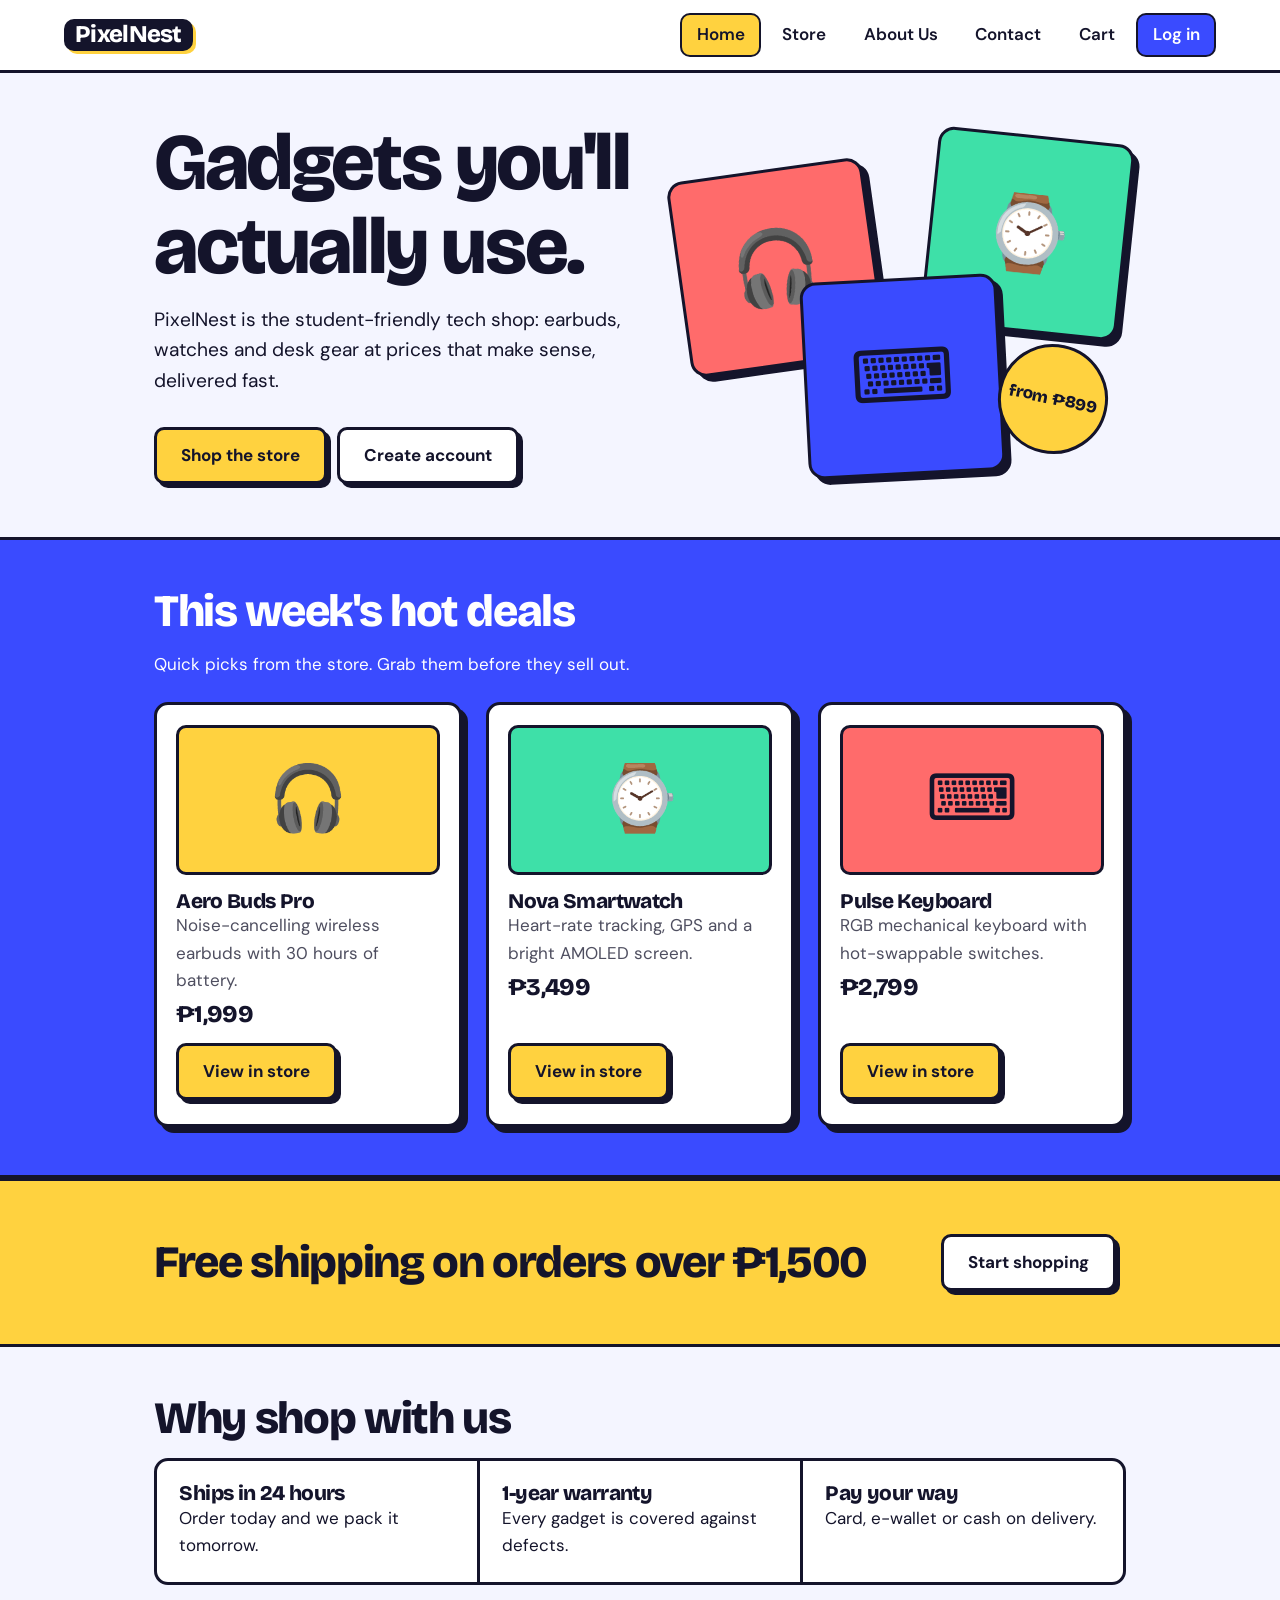
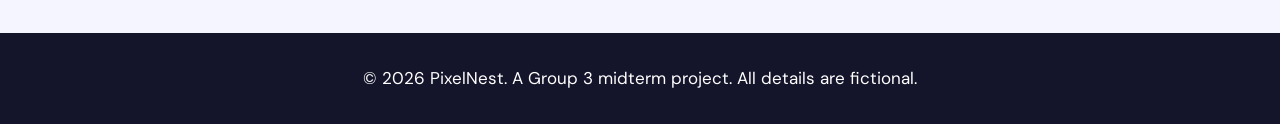
<file: index.html>
<!DOCTYPE html>
<html lang="en"><head><meta charset="UTF-8"><meta name="viewport" content="width=device-width,initial-scale=1">
<title>Home | PixelNest</title>
<link href="https://fonts.googleapis.com/css2?family=Bricolage+Grotesque:wght@700;800&family=DM+Sans:wght@400;600;700&display=swap" rel="stylesheet">
<link rel="stylesheet" href="style.css"></head>
<body>
<nav><a class="logo" href="index.html">PixelNest</a><ul><li><a href="index.html" class="on">Home</a></li><li><a href="store.html">Store</a></li><li><a href="about.html">About Us</a></li><li><a href="contact.html">Contact</a></li><li><a href="cart.html">Cart</a></li><li><a class="cta" href="login.html">Log in</a></li></ul></nav>
<header class="wrap hero"><div><h1>Gadgets you'll actually use.</h1><p class="lead">PixelNest is the student-friendly tech shop: earbuds, watches and desk gear at prices that make sense, delivered fast.</p><a class="btn" href="store.html">Shop the store</a><a class="btn alt" href="register.html">Create account</a></div>
<div class="collage"><span>🎧</span><span>⌚</span><span>⌨️</span><b>from ₱899</b></div></header>
<section class="block"><div class="wrap"><h2>This week's hot deals</h2><p>Quick picks from the store. Grab them before they sell out.</p><div class="grid"><div class="card"><div class="pic">🎧</div><h3>Aero Buds Pro</h3><p class="mute">Noise-cancelling wireless earbuds with 30 hours of battery.</p><p class="price">₱1,999</p><a class="btn" href="store.html">View in store</a></div><div class="card"><div class="pic">⌚</div><h3>Nova Smartwatch</h3><p class="mute">Heart-rate tracking, GPS and a bright AMOLED screen.</p><p class="price">₱3,499</p><a class="btn" href="store.html">View in store</a></div><div class="card"><div class="pic">⌨️</div><h3>Pulse Keyboard</h3><p class="mute">RGB mechanical keyboard with hot-swappable switches.</p><p class="price">₱2,799</p><a class="btn" href="store.html">View in store</a></div></div></div></section>
<section class="band"><div class="wrap"><h2>Free shipping on orders over ₱1,500</h2><a class="btn alt" href="store.html">Start shopping</a></div></section>
<section class="wrap"><h2>Why shop with us</h2><div class="facts"><div><h3>Ships in 24 hours</h3><p>Order today and we pack it tomorrow.</p></div><div><h3>1-year warranty</h3><p>Every gadget is covered against defects.</p></div><div><h3>Pay your way</h3><p>Card, e-wallet or cash on delivery.</p></div></div></section>
<footer>© 2026 PixelNest. A Group 3 midterm project. All details are fictional.</footer>
</body></html>
</file>
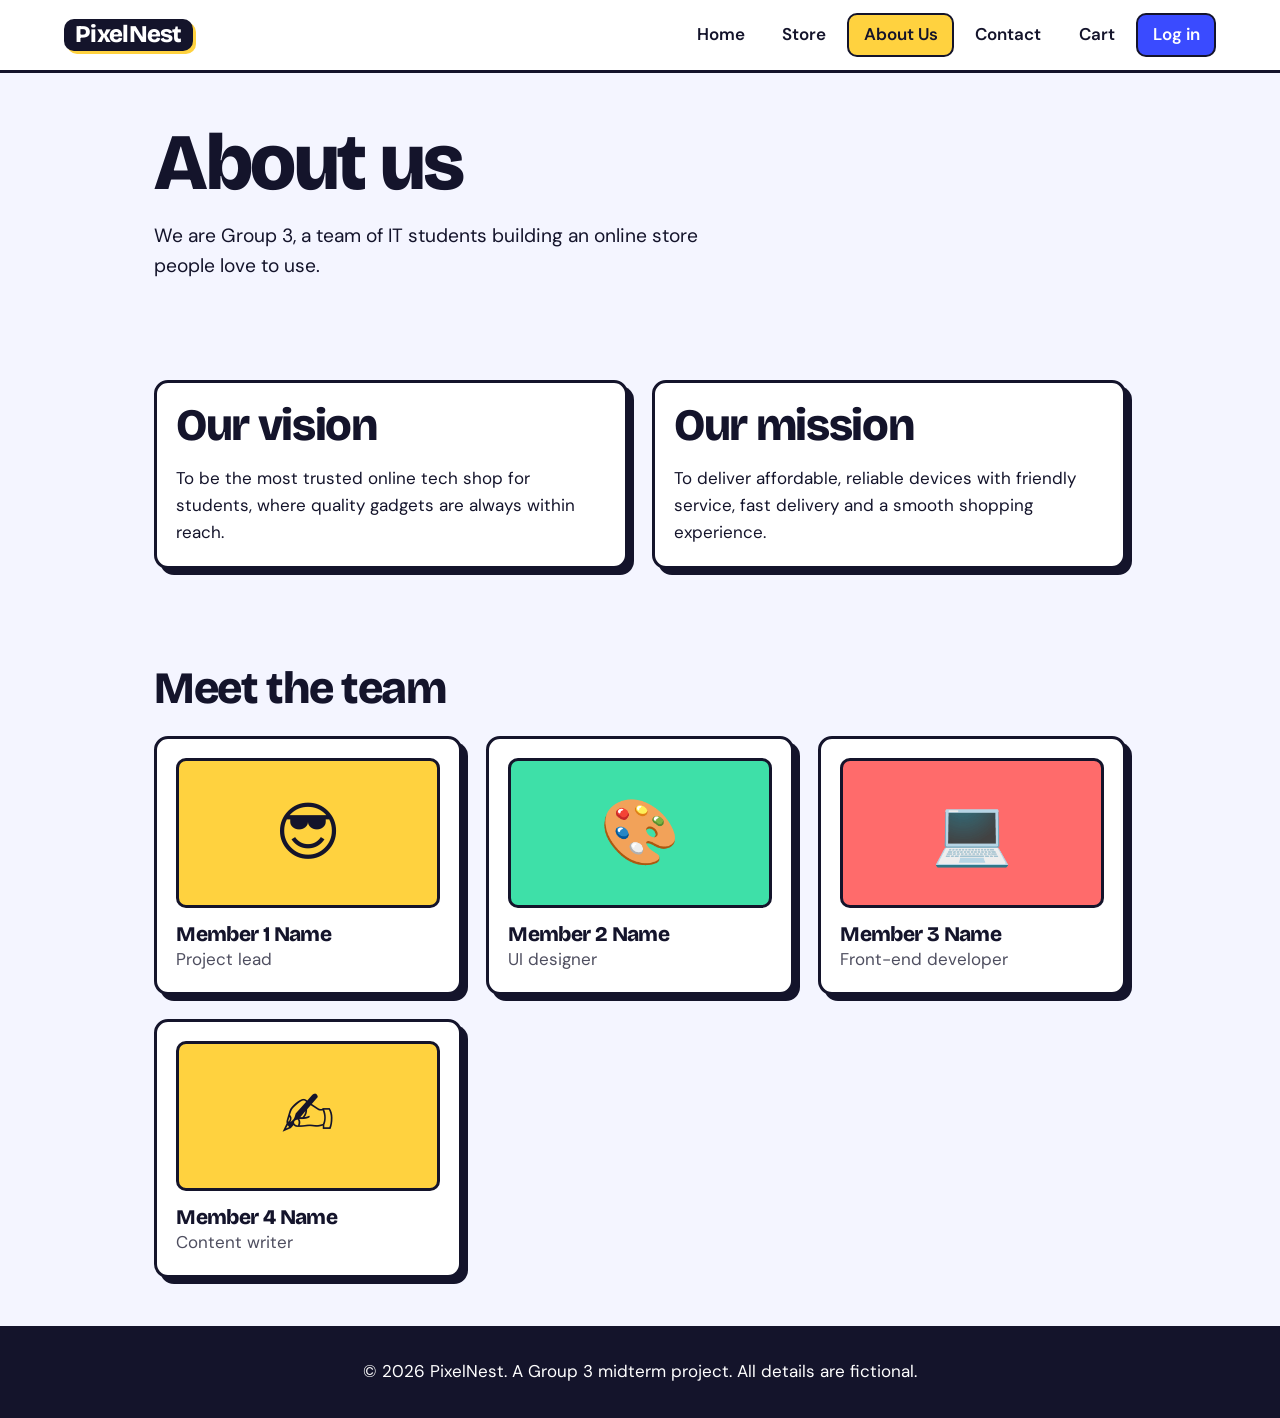
<file: about.html>
<!DOCTYPE html>
<html lang="en"><head><meta charset="UTF-8"><meta name="viewport" content="width=device-width,initial-scale=1">
<title>About Us | PixelNest</title>
<link href="https://fonts.googleapis.com/css2?family=Bricolage+Grotesque:wght@700;800&family=DM+Sans:wght@400;600;700&display=swap" rel="stylesheet">
<link rel="stylesheet" href="style.css"></head>
<body>
<nav><a class="logo" href="index.html">PixelNest</a><ul><li><a href="index.html">Home</a></li><li><a href="store.html">Store</a></li><li><a href="about.html" class="on">About Us</a></li><li><a href="contact.html">Contact</a></li><li><a href="cart.html">Cart</a></li><li><a class="cta" href="login.html">Log in</a></li></ul></nav>
<header class="wrap hero small"><h1>About us</h1><p class="lead">We are Group 3, a team of IT students building an online store people love to use.</p></header>
<section class="wrap"><div class="grid"><div class="card"><h2>Our vision</h2><p>To be the most trusted online tech shop for students, where quality gadgets are always within reach.</p></div><div class="card"><h2>Our mission</h2><p>To deliver affordable, reliable devices with friendly service, fast delivery and a smooth shopping experience.</p></div></div></section>
<section class="wrap"><h2>Meet the team</h2><div class="grid"><div class="card"><div class="pic">😎</div><h3>Member 1 Name</h3><p class="mute">Project lead</p></div><div class="card"><div class="pic">🎨</div><h3>Member 2 Name</h3><p class="mute">UI designer</p></div><div class="card"><div class="pic">💻</div><h3>Member 3 Name</h3><p class="mute">Front-end developer</p></div><div class="card"><div class="pic">✍️</div><h3>Member 4 Name</h3><p class="mute">Content writer</p></div></div></section>
<footer>© 2026 PixelNest. A Group 3 midterm project. All details are fictional.</footer>
</body></html>
</file>
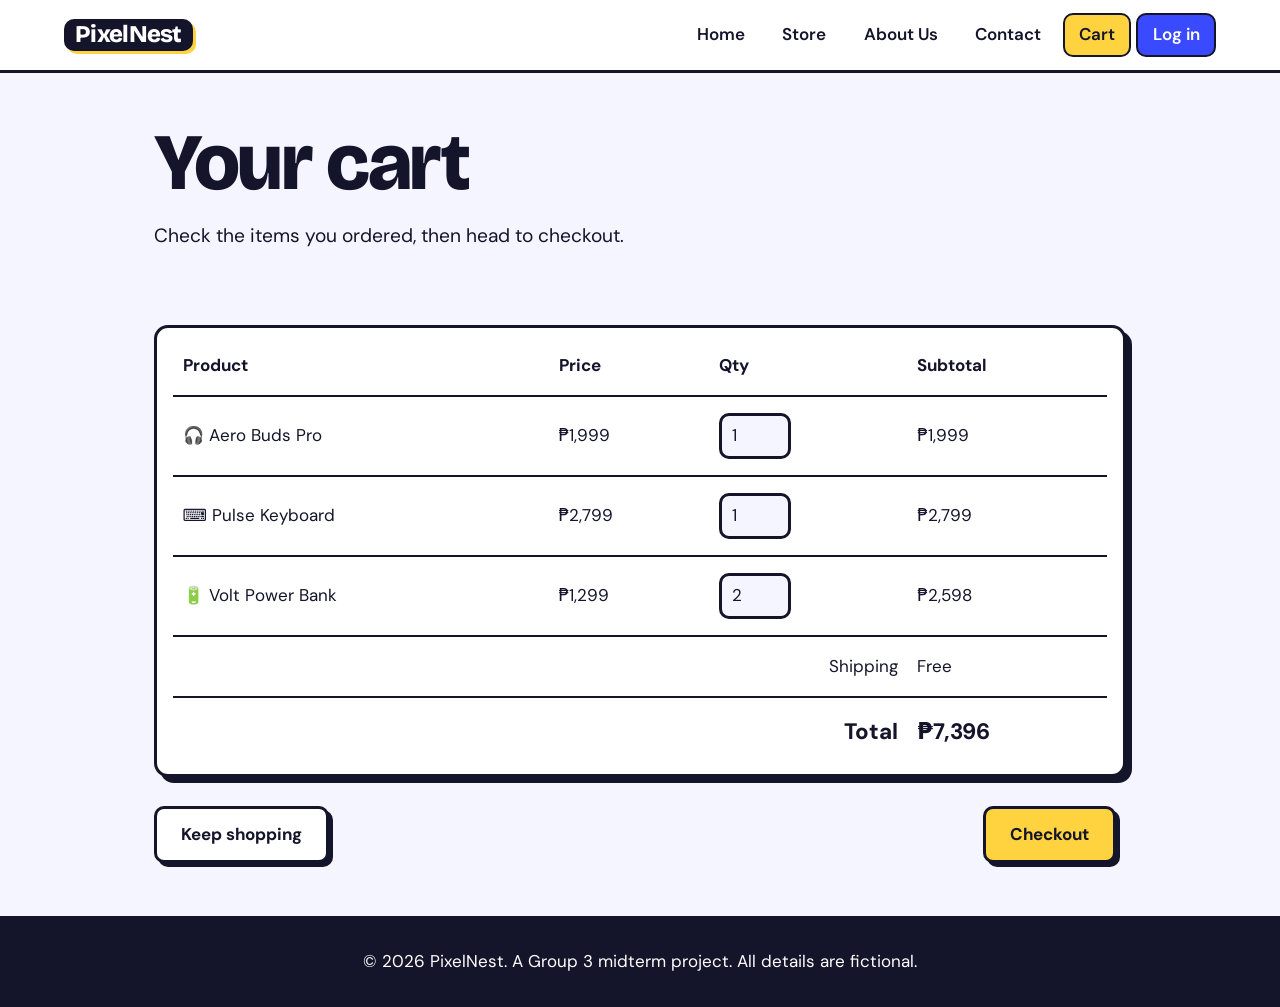
<file: cart.html>
<!DOCTYPE html>
<html lang="en"><head><meta charset="UTF-8"><meta name="viewport" content="width=device-width,initial-scale=1">
<title>Cart | PixelNest</title>
<link href="https://fonts.googleapis.com/css2?family=Bricolage+Grotesque:wght@700;800&family=DM+Sans:wght@400;600;700&display=swap" rel="stylesheet">
<link rel="stylesheet" href="style.css"></head>
<body>
<nav><a class="logo" href="index.html">PixelNest</a><ul><li><a href="index.html">Home</a></li><li><a href="store.html">Store</a></li><li><a href="about.html">About Us</a></li><li><a href="contact.html">Contact</a></li><li><a href="cart.html" class="on">Cart</a></li><li><a class="cta" href="login.html">Log in</a></li></ul></nav>
<header class="wrap hero small"><h1>Your cart</h1><p class="lead">Check the items you ordered, then head to checkout.</p></header>
<section class="wrap"><div class="panel scroll"><table><tr><th>Product</th><th>Price</th><th>Qty</th><th>Subtotal</th></tr>
<tr><td>🎧 Aero Buds Pro</td><td>₱1,999</td><td><input class="qty" type="number" value="1" min="1" aria-label="Quantity"></td><td>₱1,999</td></tr>
<tr><td>⌨️ Pulse Keyboard</td><td>₱2,799</td><td><input class="qty" type="number" value="1" min="1" aria-label="Quantity"></td><td>₱2,799</td></tr>
<tr><td>🔋 Volt Power Bank</td><td>₱1,299</td><td><input class="qty" type="number" value="2" min="1" aria-label="Quantity"></td><td>₱2,598</td></tr>
<tr><td colspan="3" class="r">Shipping</td><td>Free</td></tr>
<tr class="tot"><td colspan="3" class="r">Total</td><td>₱7,396</td></tr></table></div>
<div class="acts"><a class="btn alt" href="store.html">Keep shopping</a><a class="btn" href="index.html">Checkout</a></div></section>
<footer>© 2026 PixelNest. A Group 3 midterm project. All details are fictional.</footer>
</body></html>
</file>
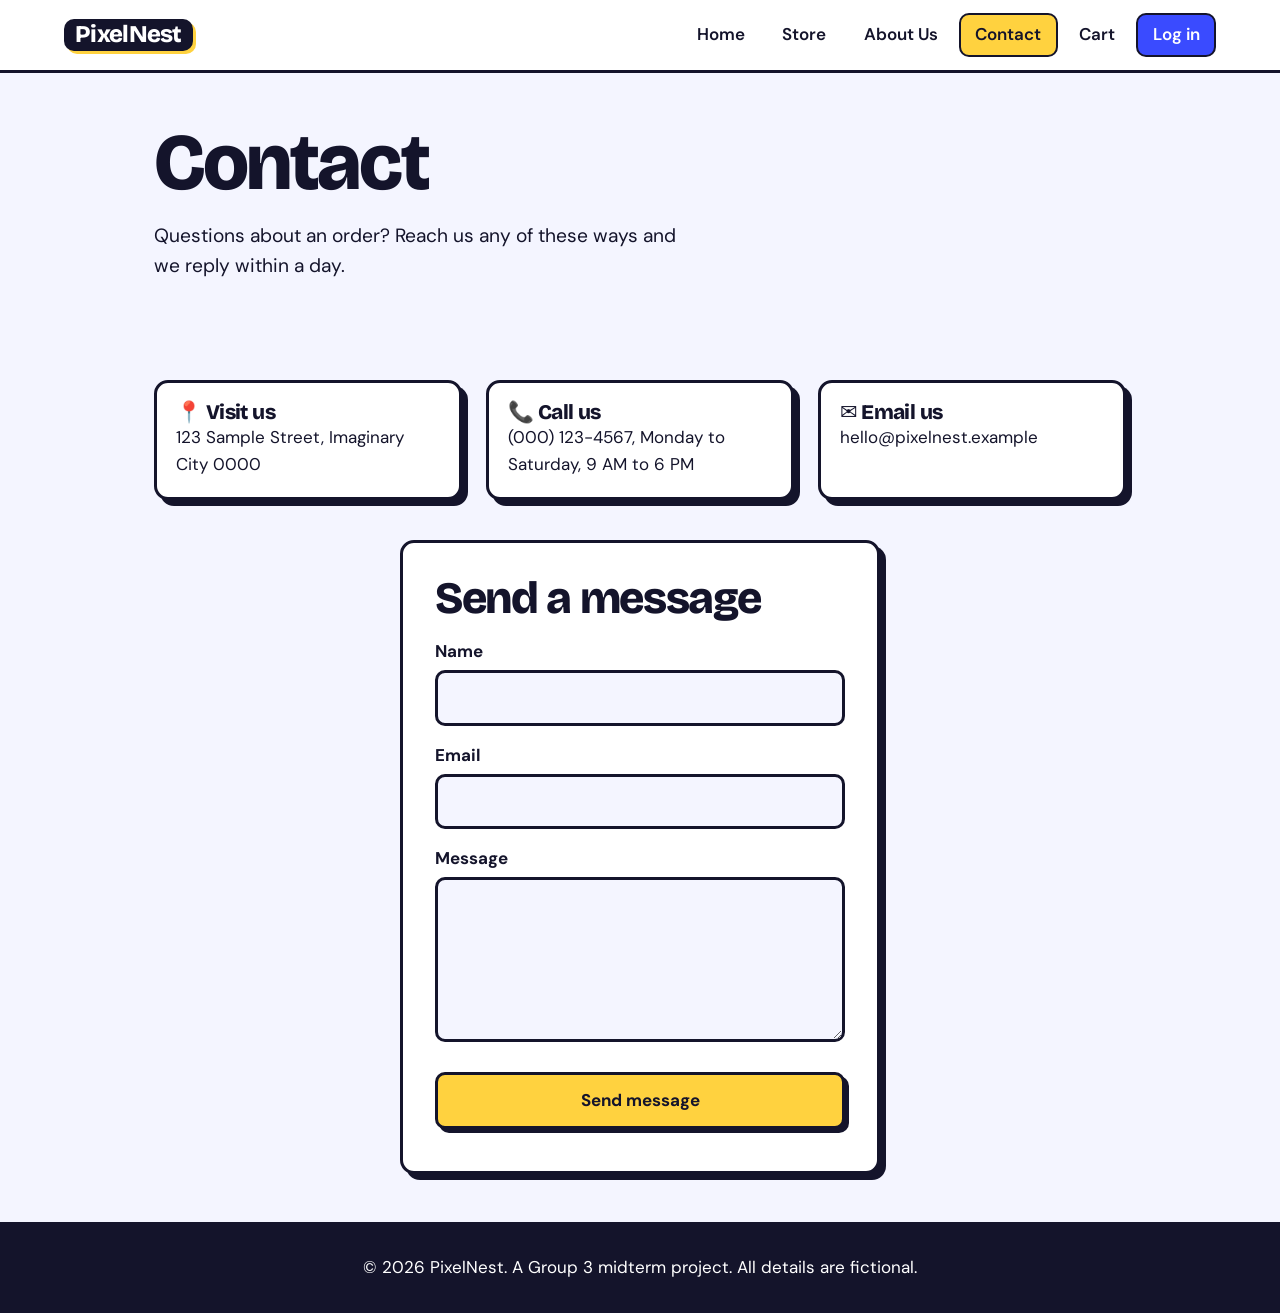
<file: contact.html>
<!DOCTYPE html>
<html lang="en"><head><meta charset="UTF-8"><meta name="viewport" content="width=device-width,initial-scale=1">
<title>Contact | PixelNest</title>
<link href="https://fonts.googleapis.com/css2?family=Bricolage+Grotesque:wght@700;800&family=DM+Sans:wght@400;600;700&display=swap" rel="stylesheet">
<link rel="stylesheet" href="style.css"></head>
<body>
<nav><a class="logo" href="index.html">PixelNest</a><ul><li><a href="index.html">Home</a></li><li><a href="store.html">Store</a></li><li><a href="about.html">About Us</a></li><li><a href="contact.html" class="on">Contact</a></li><li><a href="cart.html">Cart</a></li><li><a class="cta" href="login.html">Log in</a></li></ul></nav>
<header class="wrap hero small"><h1>Contact</h1><p class="lead">Questions about an order? Reach us any of these ways and we reply within a day.</p></header>
<section class="wrap"><div class="grid"><div class="card"><h3>📍 Visit us</h3><p>123 Sample Street, Imaginary City 0000</p></div><div class="card"><h3>📞 Call us</h3><p>(000) 123-4567, Monday to Saturday, 9 AM to 6 PM</p></div><div class="card"><h3>✉️ Email us</h3><p>hello@pixelnest.example</p></div></div>
<form class="box" action="index.html"><h2>Send a message</h2><label for="n">Name</label><input id="n" name="name" required><label for="e">Email</label><input id="e" type="email" name="email" required><label for="m">Message</label><textarea id="m" name="message" rows="5" required></textarea><button class="btn full">Send message</button></form></section>
<footer>© 2026 PixelNest. A Group 3 midterm project. All details are fictional.</footer>
</body></html>
</file>
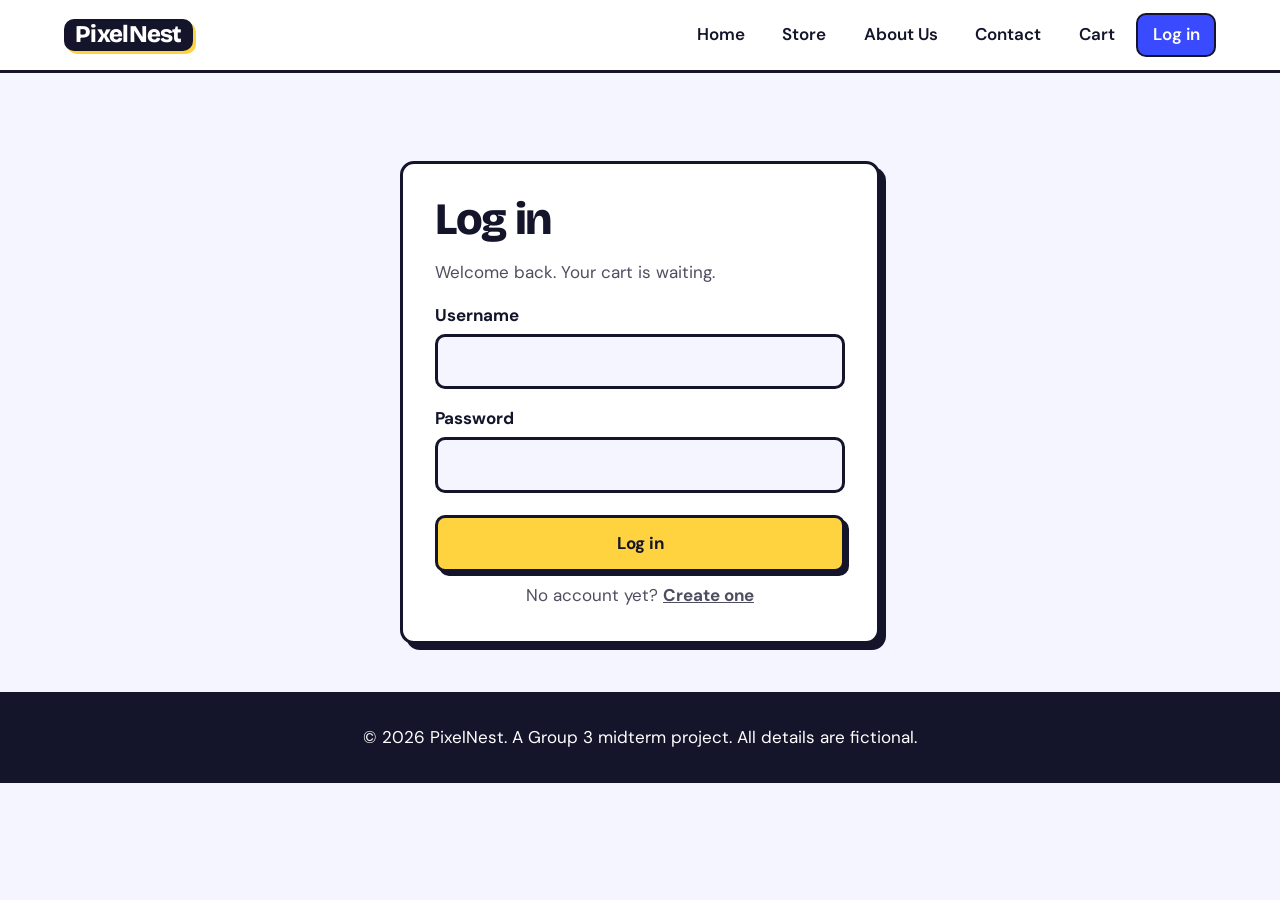
<file: login.html>
<!DOCTYPE html>
<html lang="en"><head><meta charset="UTF-8"><meta name="viewport" content="width=device-width,initial-scale=1">
<title>Log in | PixelNest</title>
<link href="https://fonts.googleapis.com/css2?family=Bricolage+Grotesque:wght@700;800&family=DM+Sans:wght@400;600;700&display=swap" rel="stylesheet">
<link rel="stylesheet" href="style.css"></head>
<body>
<nav><a class="logo" href="index.html">PixelNest</a><ul><li><a href="index.html">Home</a></li><li><a href="store.html">Store</a></li><li><a href="about.html">About Us</a></li><li><a href="contact.html">Contact</a></li><li><a href="cart.html">Cart</a></li><li><a class="cta" href="login.html">Log in</a></li></ul></nav>
<section class="wrap"><form class="box" action="index.html"><h2>Log in</h2><p class="mute">Welcome back. Your cart is waiting.</p>
<label for="u">Username</label><input id="u" name="username" required>
<label for="p">Password</label><input id="p" type="password" name="password" required>
<button class="btn full">Log in</button><p class="mute center">No account yet? <a class="lnk" href="register.html">Create one</a></p></form></section>
<footer>© 2026 PixelNest. A Group 3 midterm project. All details are fictional.</footer>
</body></html>
</file>
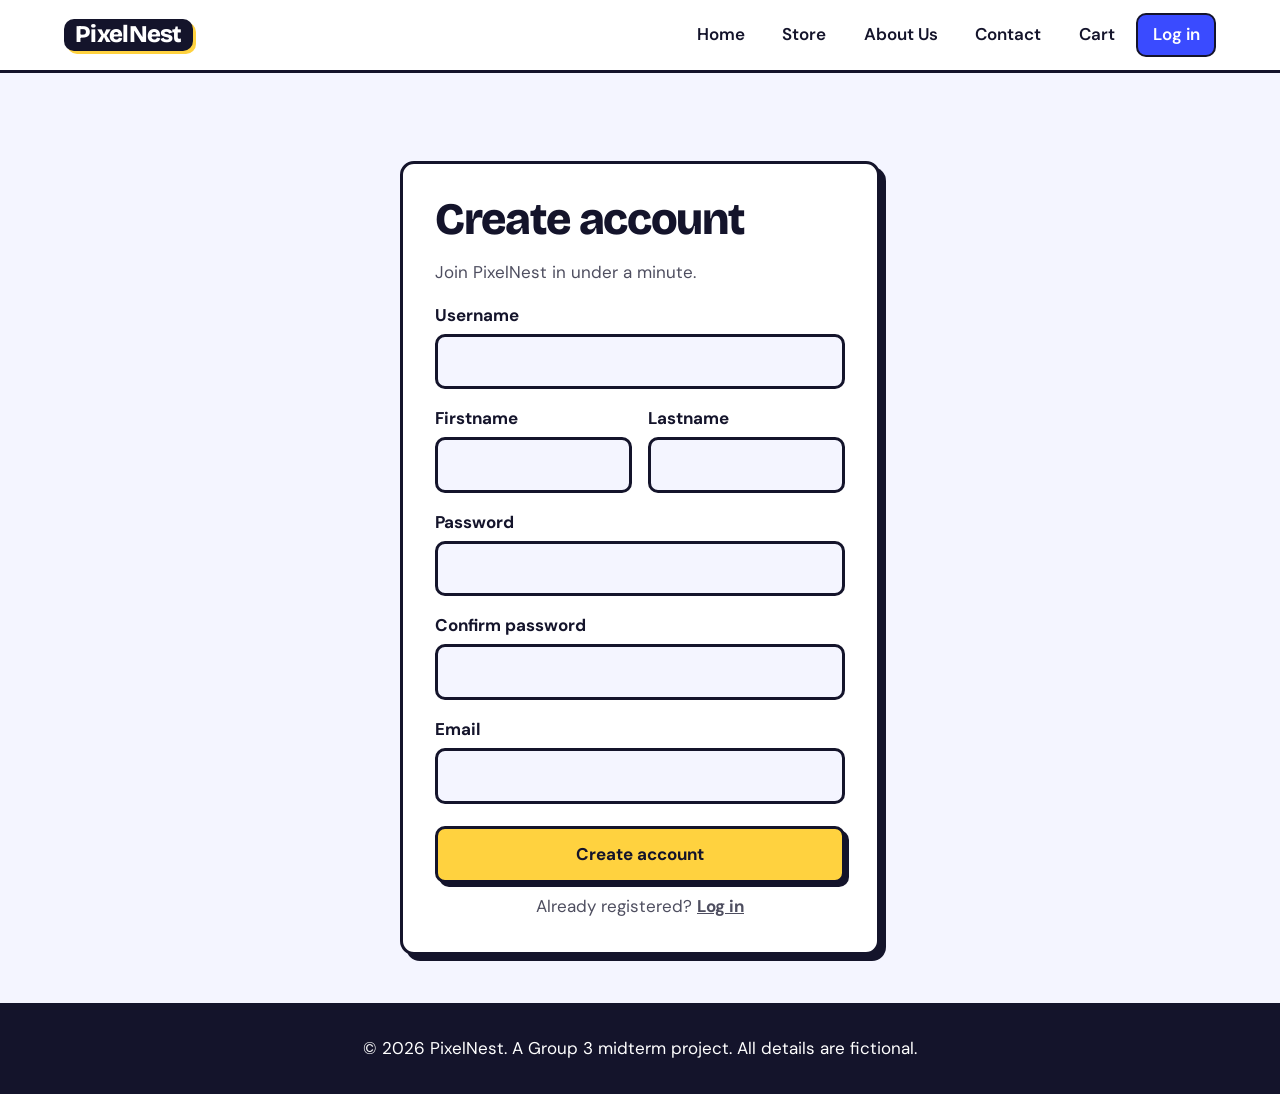
<file: register.html>
<!DOCTYPE html>
<html lang="en"><head><meta charset="UTF-8"><meta name="viewport" content="width=device-width,initial-scale=1">
<title>Register | PixelNest</title>
<link href="https://fonts.googleapis.com/css2?family=Bricolage+Grotesque:wght@700;800&family=DM+Sans:wght@400;600;700&display=swap" rel="stylesheet">
<link rel="stylesheet" href="style.css"></head>
<body>
<nav><a class="logo" href="index.html">PixelNest</a><ul><li><a href="index.html">Home</a></li><li><a href="store.html">Store</a></li><li><a href="about.html">About Us</a></li><li><a href="contact.html">Contact</a></li><li><a href="cart.html">Cart</a></li><li><a class="cta" href="login.html">Log in</a></li></ul></nav>
<section class="wrap"><form class="box" action="login.html"><h2>Create account</h2><p class="mute">Join PixelNest in under a minute.</p>
<label for="u">Username</label><input id="u" name="username" required>
<div class="row"><div><label for="f">Firstname</label><input id="f" name="firstname" required></div><div><label for="l">Lastname</label><input id="l" name="lastname" required></div></div>
<label for="p">Password</label><input id="p" type="password" name="password" minlength="6" required>
<label for="c">Confirm password</label><input id="c" type="password" name="confirm" minlength="6" required>
<label for="e">Email</label><input id="e" type="email" name="email" required>
<button class="btn full">Create account</button><p class="mute center">Already registered? <a class="lnk" href="login.html">Log in</a></p></form></section>
<footer>© 2026 PixelNest. A Group 3 midterm project. All details are fictional.</footer>
</body></html>
</file>
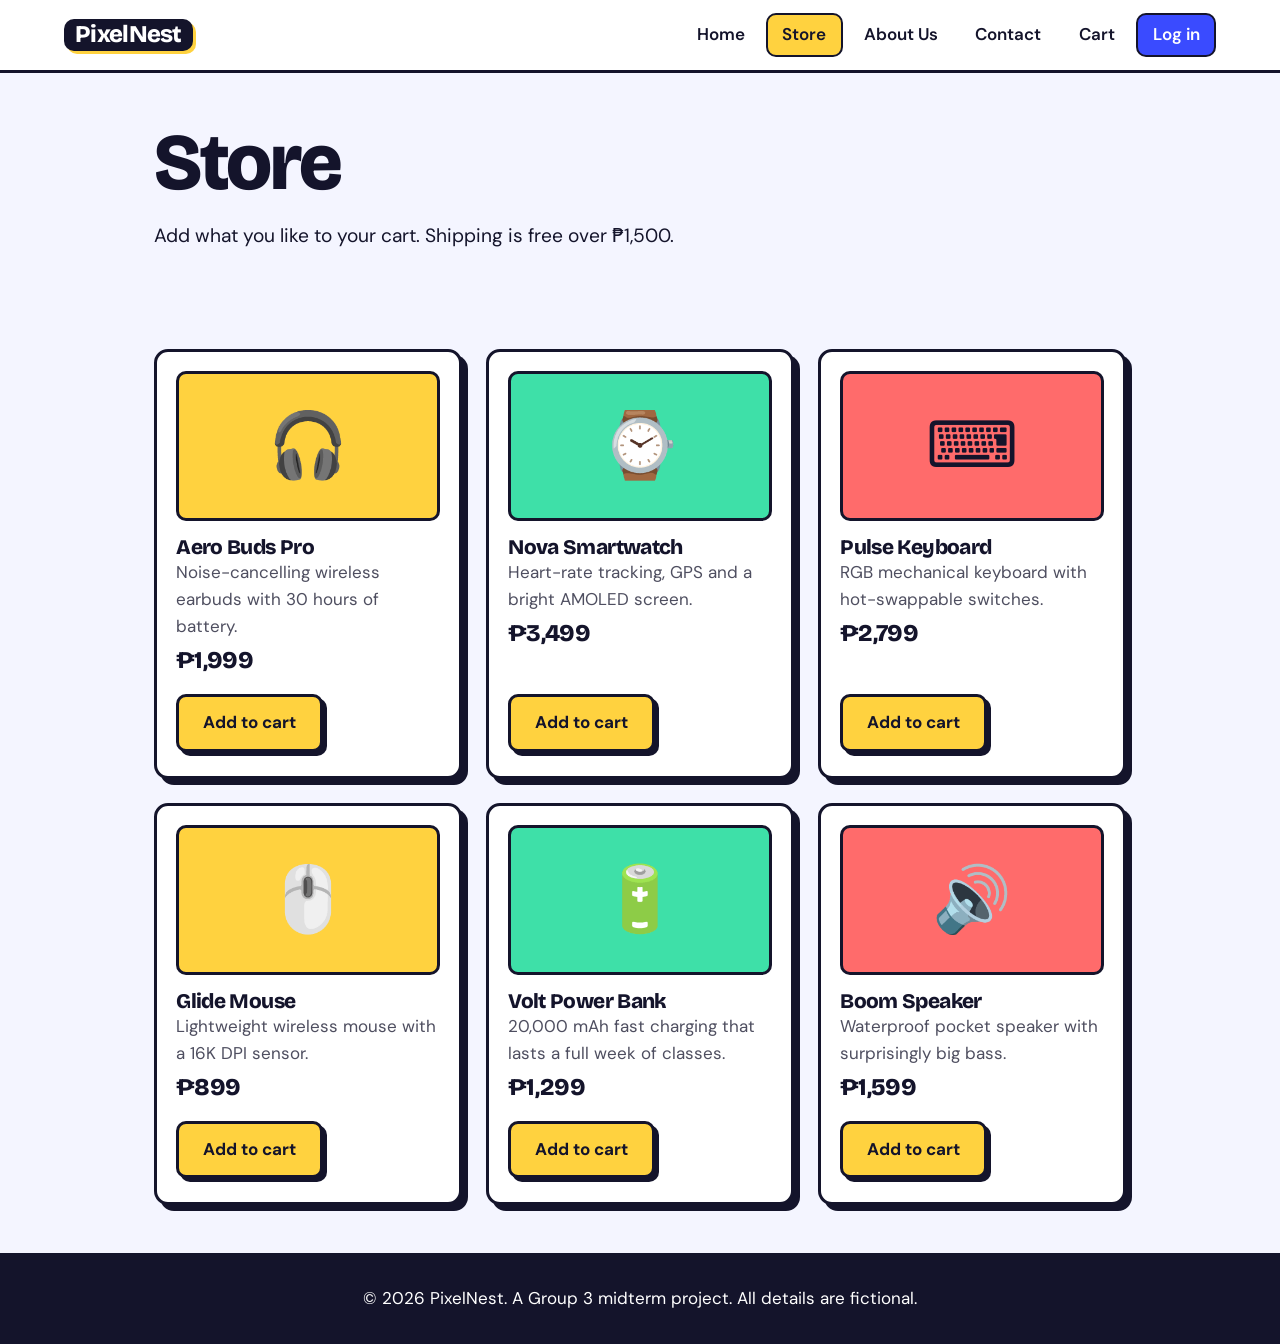
<file: store.html>
<!DOCTYPE html>
<html lang="en"><head><meta charset="UTF-8"><meta name="viewport" content="width=device-width,initial-scale=1">
<title>Store | PixelNest</title>
<link href="https://fonts.googleapis.com/css2?family=Bricolage+Grotesque:wght@700;800&family=DM+Sans:wght@400;600;700&display=swap" rel="stylesheet">
<link rel="stylesheet" href="style.css"></head>
<body>
<nav><a class="logo" href="index.html">PixelNest</a><ul><li><a href="index.html">Home</a></li><li><a href="store.html" class="on">Store</a></li><li><a href="about.html">About Us</a></li><li><a href="contact.html">Contact</a></li><li><a href="cart.html">Cart</a></li><li><a class="cta" href="login.html">Log in</a></li></ul></nav>
<header class="wrap hero small"><h1>Store</h1><p class="lead">Add what you like to your cart. Shipping is free over ₱1,500.</p></header>
<section class="wrap"><div class="grid"><div class="card"><div class="pic">🎧</div><h3>Aero Buds Pro</h3><p class="mute">Noise-cancelling wireless earbuds with 30 hours of battery.</p><p class="price">₱1,999</p><form action="cart.html"><button class="btn">Add to cart</button></form></div><div class="card"><div class="pic">⌚</div><h3>Nova Smartwatch</h3><p class="mute">Heart-rate tracking, GPS and a bright AMOLED screen.</p><p class="price">₱3,499</p><form action="cart.html"><button class="btn">Add to cart</button></form></div><div class="card"><div class="pic">⌨️</div><h3>Pulse Keyboard</h3><p class="mute">RGB mechanical keyboard with hot-swappable switches.</p><p class="price">₱2,799</p><form action="cart.html"><button class="btn">Add to cart</button></form></div><div class="card"><div class="pic">🖱️</div><h3>Glide Mouse</h3><p class="mute">Lightweight wireless mouse with a 16K DPI sensor.</p><p class="price">₱899</p><form action="cart.html"><button class="btn">Add to cart</button></form></div><div class="card"><div class="pic">🔋</div><h3>Volt Power Bank</h3><p class="mute">20,000 mAh fast charging that lasts a full week of classes.</p><p class="price">₱1,299</p><form action="cart.html"><button class="btn">Add to cart</button></form></div><div class="card"><div class="pic">🔊</div><h3>Boom Speaker</h3><p class="mute">Waterproof pocket speaker with surprisingly big bass.</p><p class="price">₱1,599</p><form action="cart.html"><button class="btn">Add to cart</button></form></div></div></section>
<footer>© 2026 PixelNest. A Group 3 midterm project. All details are fictional.</footer>
</body></html>
</file>
<file: style.css>
:root{--ink:#14142b;--paper:#f4f5ff;--blue:#3a4bff;--sun:#ffd23f;--coral:#ff6b6b;--mint:#3ee0a8}
*{box-sizing:border-box;margin:0}
body{font:17px/1.6 "DM Sans",system-ui,sans-serif;background:var(--paper);color:var(--ink)}
h1,h2,h3,.logo,.price{font-family:"Bricolage Grotesque","Trebuchet MS",system-ui,sans-serif;font-weight:800;line-height:1.05;letter-spacing:-.03em}
a{color:inherit;text-decoration:none}
:focus-visible{outline:3px solid var(--blue);outline-offset:3px}
nav{position:sticky;top:0;z-index:9;display:flex;flex-wrap:wrap;align-items:center;justify-content:space-between;gap:.6rem 1rem;padding:.8rem 5%;background:#fff;border-bottom:3px solid var(--ink)}
.logo{padding:.2rem .7rem;font-size:1.5rem;color:#fff;background:var(--ink);border-radius:10px;box-shadow:3px 3px 0 var(--sun)}
nav ul{display:flex;flex-wrap:wrap;gap:.3rem;list-style:none;padding:0}
nav li a{display:block;padding:.4rem .9rem;border:2px solid transparent;border-radius:10px;font-weight:600}
nav li a:hover,nav li a.on{border-color:var(--ink);background:var(--sun)}
nav li a.cta{color:#fff;background:var(--blue);border-color:var(--ink)}
.wrap{max-width:1100px;margin:auto;padding:3rem 5%}
h1{font-size:clamp(2.6rem,8vw,5rem);margin-bottom:1rem}
h2{font-size:clamp(1.8rem,5vw,2.8rem);margin-bottom:1rem}
h3{font-size:1.3rem}
.mute{opacity:.75}
.lead{max-width:34rem;margin-bottom:1.6rem;font-size:1.2rem}
.hero{display:grid;grid-template-columns:1.1fr 1fr;gap:2rem;align-items:center}
.hero.small{display:block;padding-bottom:0}
.btn{display:inline-block;margin:.3rem .6rem .3rem 0;padding:.75rem 1.5rem;border:3px solid var(--ink);border-radius:10px;font:inherit;font-weight:700;color:var(--ink);background:var(--sun);box-shadow:4px 4px 0 var(--ink);cursor:pointer;transition:.12s}
.btn:hover{transform:translate(2px,2px);box-shadow:2px 2px 0 var(--ink)}
.btn:active{transform:translate(4px,4px);box-shadow:none}
.btn.alt{background:#fff}
.full{width:100%;margin:1.4rem 0 .6rem}
.collage{position:relative;height:340px}
.collage span{position:absolute;display:grid;place-items:center;width:44%;aspect-ratio:1;border:3px solid var(--ink);border-radius:16px;box-shadow:6px 6px 0 var(--ink);font-size:4.5rem;transition:.25s}
.collage span:nth-child(1){left:0;top:10%;background:var(--coral);transform:rotate(-8deg)}
.collage span:nth-child(2){right:0;top:0;background:var(--mint);transform:rotate(6deg)}
.collage span:nth-child(3){left:28%;bottom:0;background:var(--blue);transform:rotate(-3deg)}
.collage span:hover{transform:rotate(0) scale(1.06)}
.collage b{position:absolute;right:4%;bottom:6%;display:grid;place-items:center;width:110px;height:110px;border:3px solid var(--ink);border-radius:50%;background:var(--sun);font:800 1.05rem/1.1 "Bricolage Grotesque",system-ui,sans-serif;text-align:center;transform:rotate(12deg)}
.block{color:#fff;background:var(--blue);border-block:3px solid var(--ink)}
.band{background:var(--sun);border-block:3px solid var(--ink)}
.band .wrap{display:flex;flex-wrap:wrap;align-items:center;justify-content:space-between;gap:1rem}
.band h2{margin:0}
.grid{display:grid;grid-template-columns:repeat(auto-fit,minmax(250px,1fr));gap:1.5rem;margin-top:1.5rem}
.card,.panel,.box{color:var(--ink);background:#fff;border:3px solid var(--ink);border-radius:14px;box-shadow:6px 6px 0 var(--ink)}
.card{display:flex;flex-direction:column;padding:1.2rem}
.card form,.card>.btn{margin-top:auto;align-self:flex-start}
.pic{display:grid;place-items:center;height:150px;margin-bottom:1rem;border:3px solid var(--ink);border-radius:10px;font-size:4rem;background:var(--sun)}
.grid .card:nth-child(3n+2) .pic{background:var(--mint)}
.grid .card:nth-child(3n) .pic{background:var(--coral)}
.price{margin:.5rem 0 1rem;font-size:1.5rem}
.facts{display:grid;grid-template-columns:repeat(auto-fit,minmax(220px,1fr));gap:3px;overflow:hidden;background:var(--ink);border:3px solid var(--ink);border-radius:14px}
.facts div{padding:1.4rem;background:#fff}
.box{max-width:480px;margin:2.5rem auto 0;padding:2rem}
label{display:block;margin:1rem 0 .3rem;font-weight:700}
input,textarea{width:100%;padding:.7rem .9rem;border:3px solid var(--ink);border-radius:10px;background:var(--paper);font:inherit;color:var(--ink)}
input:focus,textarea:focus{outline:0;background:#fff;box-shadow:4px 4px 0 var(--blue)}
.row{display:grid;grid-template-columns:1fr 1fr;gap:1rem}
.lnk{font-weight:700;text-decoration:underline}
.center{text-align:center}
.scroll{overflow-x:auto;padding:.5rem 1rem}
table{width:100%;min-width:520px;border-collapse:collapse}
th,td{padding:1rem .6rem;text-align:left;border-bottom:2px solid var(--ink)}
.qty{width:72px;padding:.4rem .6rem}
.r{text-align:right}
.tot td{font-size:1.4rem;font-weight:800;border:0}
.acts{display:flex;flex-wrap:wrap;justify-content:space-between;margin-top:1.5rem}
footer{padding:2rem 5%;text-align:center;color:#fff;background:var(--ink)}
@media(max-width:760px){.hero{grid-template-columns:1fr}.collage{height:300px}}
@media(max-width:520px){.row{grid-template-columns:1fr}}
@media(prefers-reduced-motion:reduce){*{transition:none!important}}
</file>
